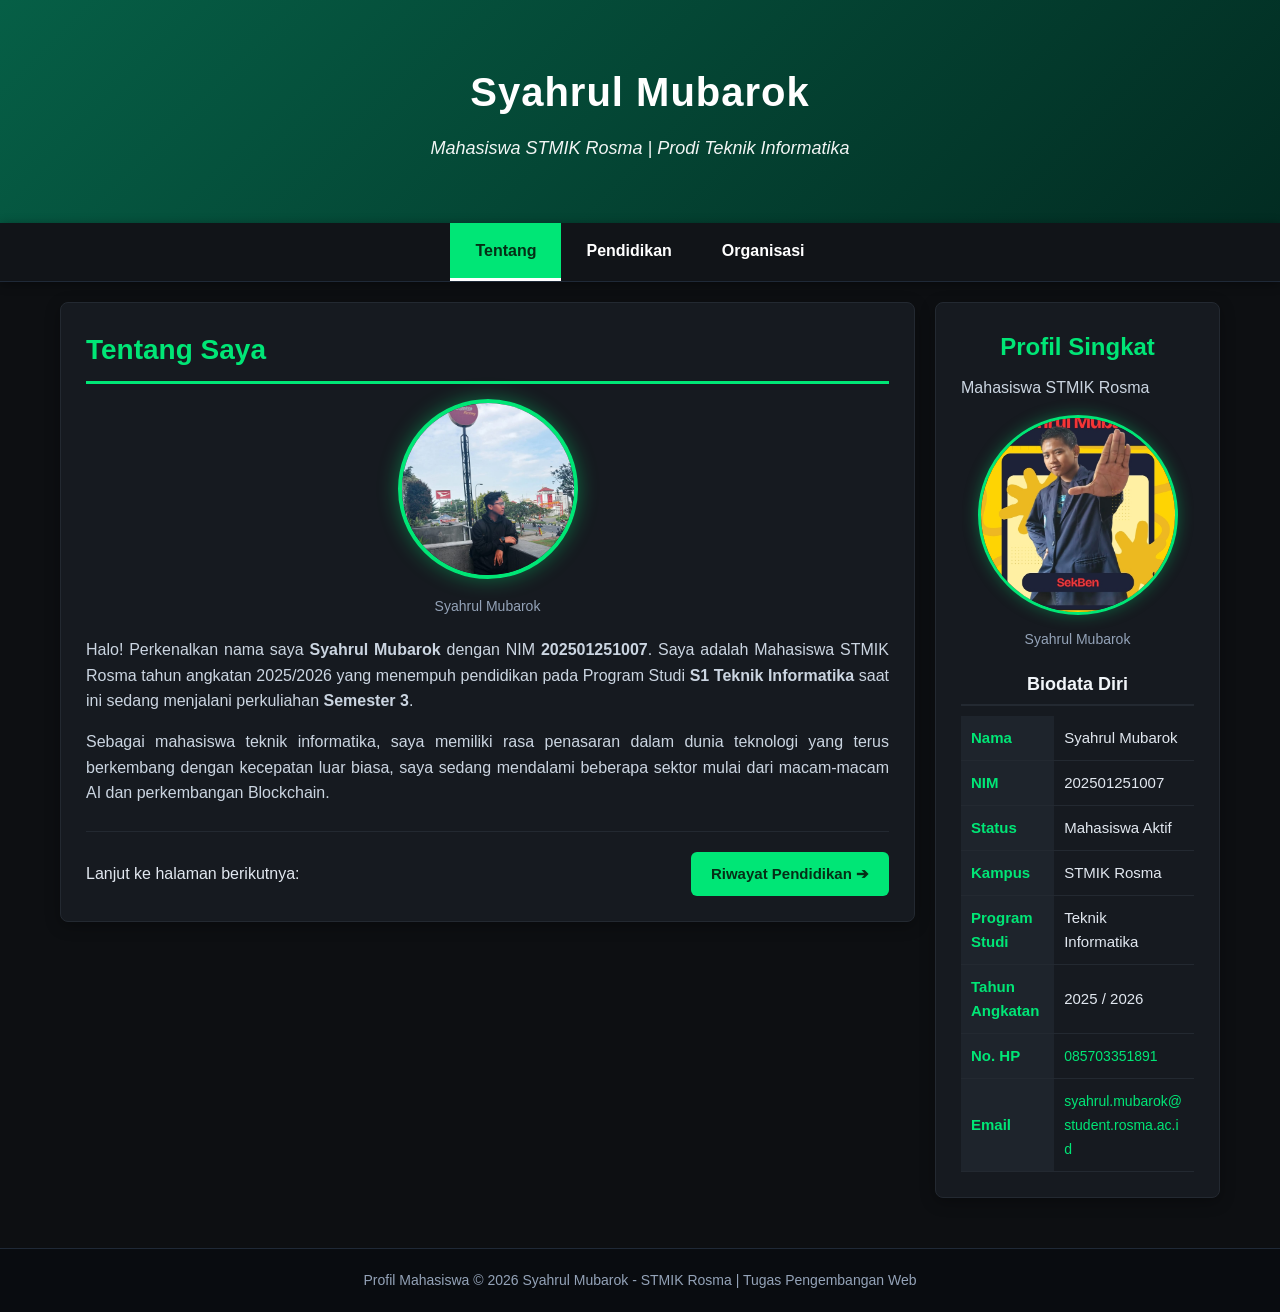
<file: index.html>
<!DOCTYPE html>
<html lang="id">
<head>
    <meta charset="UTF-8">
    <meta http-equiv="refresh" content="0; url=tentang.html">
    <title>Syahrul Mubarok | STMIK Rosma</title>
    <script>
        window.location.href = "tentang.html";
    </script>
</head>
<body>
    <p>Sedang mengalihkan ke halaman Tentang Saya... Jika tidak beralih otomatis, silakan <a href="tentang.html">klik di sini</a>.</p>
</body>
</html>
</file>
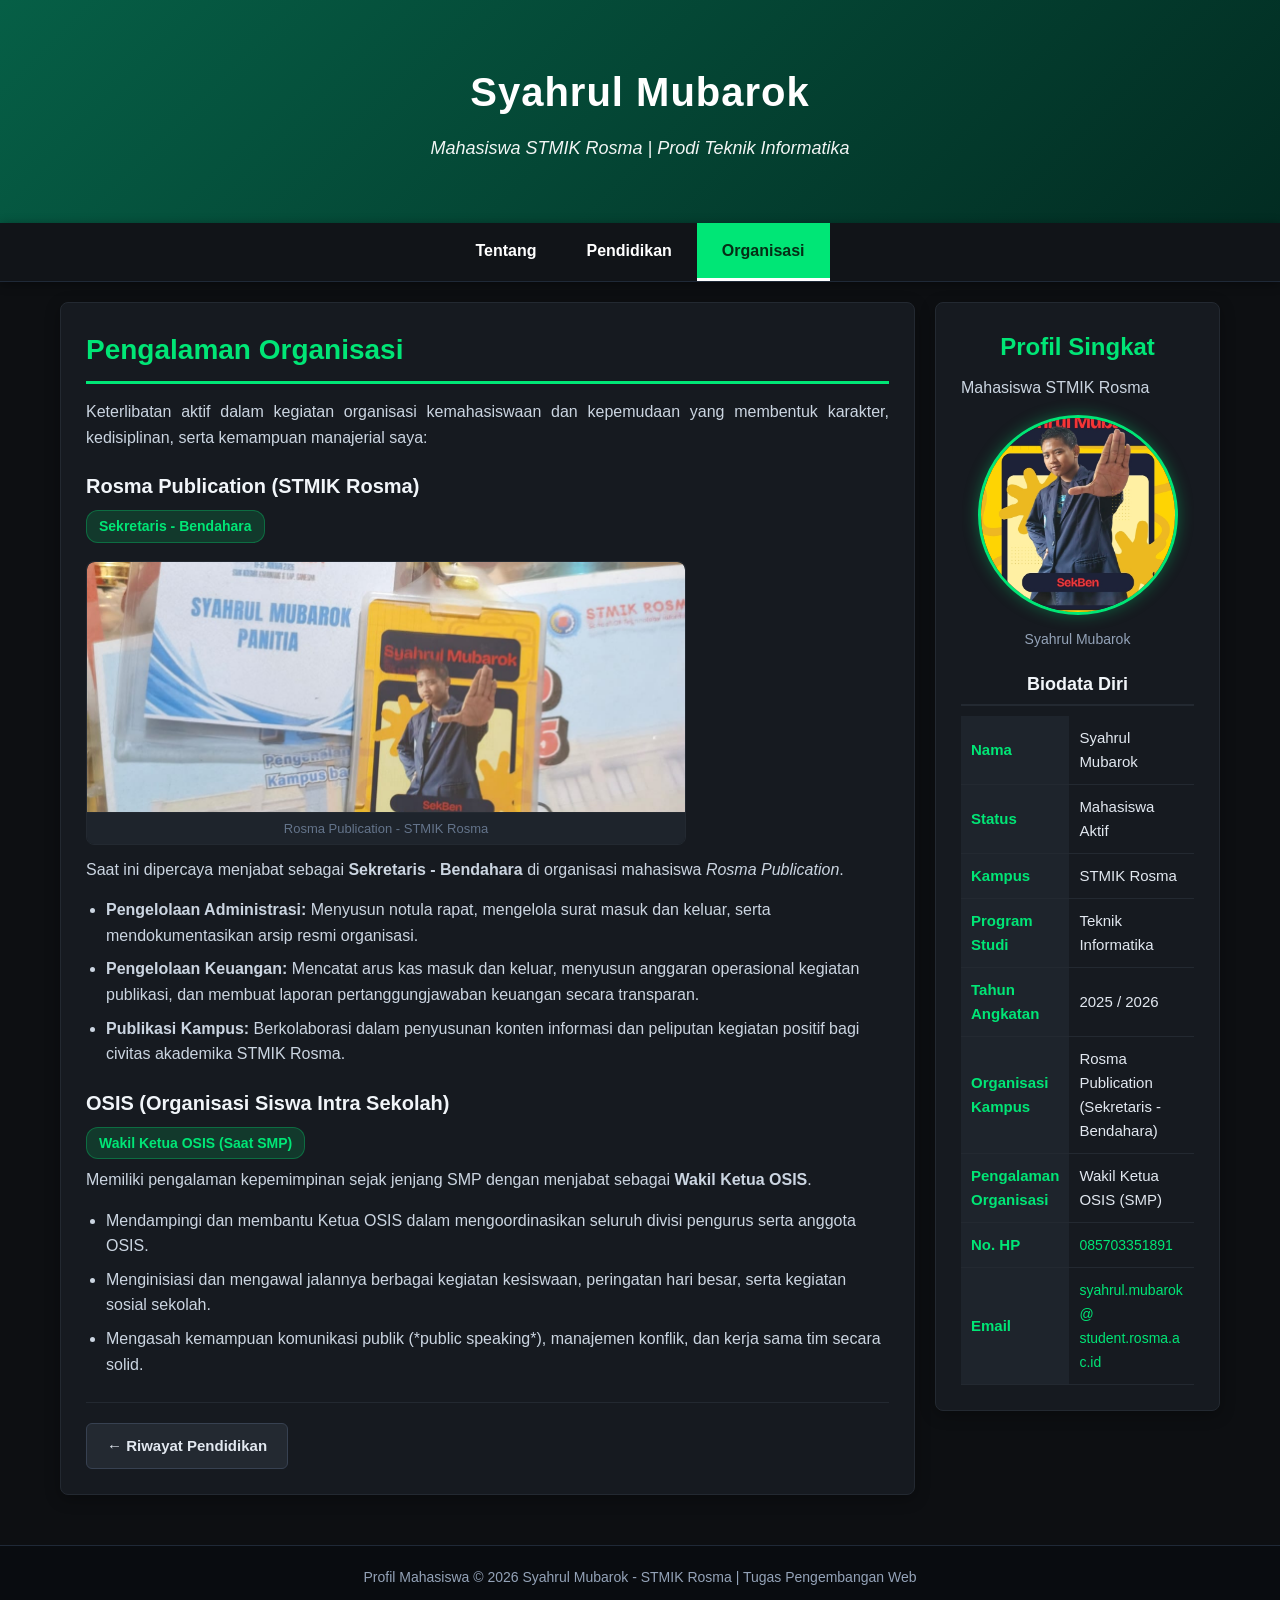
<file: organisasi.html>
<!DOCTYPE html>
<html lang="id">
<head>
    <meta charset="UTF-8">
    <meta name="viewport" content="width=device-width, initial-scale=1.0">
    <title>Pengalaman Organisasi - Syahrul Mubarok | STMIK Rosma</title>
    <link rel="stylesheet" href="style.css">
</head>
<body>
    <header>
        <div class="jumbotron">
            <h1>Syahrul Mubarok</h1>    
            <p>Mahasiswa STMIK Rosma | Prodi Teknik Informatika</p>
    </header>
    <nav>
        <div class="nav-container">
            <button class="nav-toggle" type="button" aria-label="Buka menu navigasi" aria-expanded="false" aria-controls="nav-menu">&#9776; Menu</button>
            <ul id="nav-menu">
                <li><a href="tentang.html">Tentang</a></li>
                <li><a href="pendidikan.html">Pendidikan</a></li>
                <li><a href="organisasi.html" class="active">Organisasi</a></li>
            </ul>
        </div>
    </nav>

    <main>
        <div id="content">
            <!-- Pengalaman Organisasi -->
            <article id="organisasi" class="card">
                <h2>Pengalaman Organisasi</h2>
                <p>
                    Keterlibatan aktif dalam kegiatan organisasi kemahasiswaan dan kepemudaan yang membentuk karakter, kedisiplinan, serta kemampuan manajerial saya:
                </p>

                <h3>Rosma Publication (STMIK Rosma)</h3>
                <span class="badge">Sekretaris - Bendahara</span>
                <figure class="foto-organisasi">
                    <img src="name tag.jpg" alt="Name Tag Rosma Publication" />
                    <figcaption>Rosma Publication - STMIK Rosma</figcaption>
                </figure>
                <p>
                    Saat ini dipercaya menjabat sebagai <strong>Sekretaris - Bendahara</strong> di organisasi mahasiswa <em>Rosma Publication</em>. 
                </p>
                <ul>
                    <li><strong>Pengelolaan Administrasi:</strong> Menyusun notula rapat, mengelola surat masuk dan keluar, serta mendokumentasikan arsip resmi organisasi.</li>
                    <li><strong>Pengelolaan Keuangan:</strong> Mencatat arus kas masuk dan keluar, menyusun anggaran operasional kegiatan publikasi, dan membuat laporan pertanggungjawaban keuangan secara transparan.</li>
                    <li><strong>Publikasi Kampus:</strong> Berkolaborasi dalam penyusunan konten informasi dan peliputan kegiatan positif bagi civitas akademika STMIK Rosma.</li>
                </ul>

                <h3>OSIS (Organisasi Siswa Intra Sekolah)</h3>
                <span class="badge">Wakil Ketua OSIS (Saat SMP)</span>
                <p>
                    Memiliki pengalaman kepemimpinan sejak jenjang SMP dengan menjabat sebagai <strong>Wakil Ketua OSIS</strong>.
                </p>
                <ul>
                    <li>Mendampingi dan membantu Ketua OSIS dalam mengoordinasikan seluruh divisi pengurus serta anggota OSIS.</li>
                    <li>Menginisiasi dan mengawal jalannya berbagai kegiatan kesiswaan, peringatan hari besar, serta kegiatan sosial sekolah.</li>
                    <li>Mengasah kemampuan komunikasi publik (*public speaking*), manajemen konflik, dan kerja sama tim secara solid.</li>
                </ul>

                <!-- Tombol Navigasi Halaman -->
                <div class="page-navigation">
                    <a href="pendidikan.html" class="btn-nav btn-secondary">← Riwayat Pendidikan</a>
                </div>
            </article>
        </div>

        <!-- Aside Profil Mahasiswa -->
        <aside>
            <article class="profile card">
                <header>
                    <h2>Profil Singkat</h2>
                    <p>Mahasiswa STMIK Rosma</p>
                    <figure>
                        <img src="SYAHRUL-1.jpg" alt="Foto Profil Syahrul Mubarok" />
                        <figcaption>Syahrul Mubarok</figcaption>
                    </figure>
                </header>
                <section> 
                    <h3>Biodata Diri</h3>  
                    <table> 
                        <tr> 
                            <th>Nama</th> 
                            <td>Syahrul Mubarok</td> 
                        </tr> 
                        <tr> 
                            <th>Status</th> 
                            <td>Mahasiswa Aktif</td> 
                        </tr> 
                        <tr> 
                            <th>Kampus</th> 
                            <td>STMIK Rosma</td> 
                        </tr> 
                        <tr> 
                            <th>Program Studi</th> 
                            <td>Teknik Informatika</td> 
                        </tr> 
                        <tr> 
                            <th>Tahun Angkatan</th> 
                            <td>2025 / 2026</td> 
                        </tr> 
                        <tr> 
                            <th>Organisasi Kampus</th> 
                            <td>Rosma Publication (Sekretaris - Bendahara)</td> 
                        </tr> 
                        <tr> 
                            <th>Pengalaman Organisasi</th> 
                            <td>Wakil Ketua OSIS (SMP)</td> 
                        </tr> 
                        <tr> 
                            <th>No. HP</th> 
                            <td><a href="tel:085703351891" class="kontak-link">085703351891</a></td> 
                        </tr>
                        <tr> 
                            <th>Email</th> 
                            <td><a href="mailto:syahrul.mubarok@student.rosma.ac.id" class="kontak-link">syahrul.mubarok@<br>student.rosma.ac.id</a></td> 
                        </tr>
                    </table> 
                </section>
            </article>
        </aside>
    </main>

    <footer>
        <p>Profil Mahasiswa &copy; 2026 Syahrul Mubarok - STMIK Rosma | Tugas Pengembangan Web</p>
    </footer>
</body>
</html>
</file>
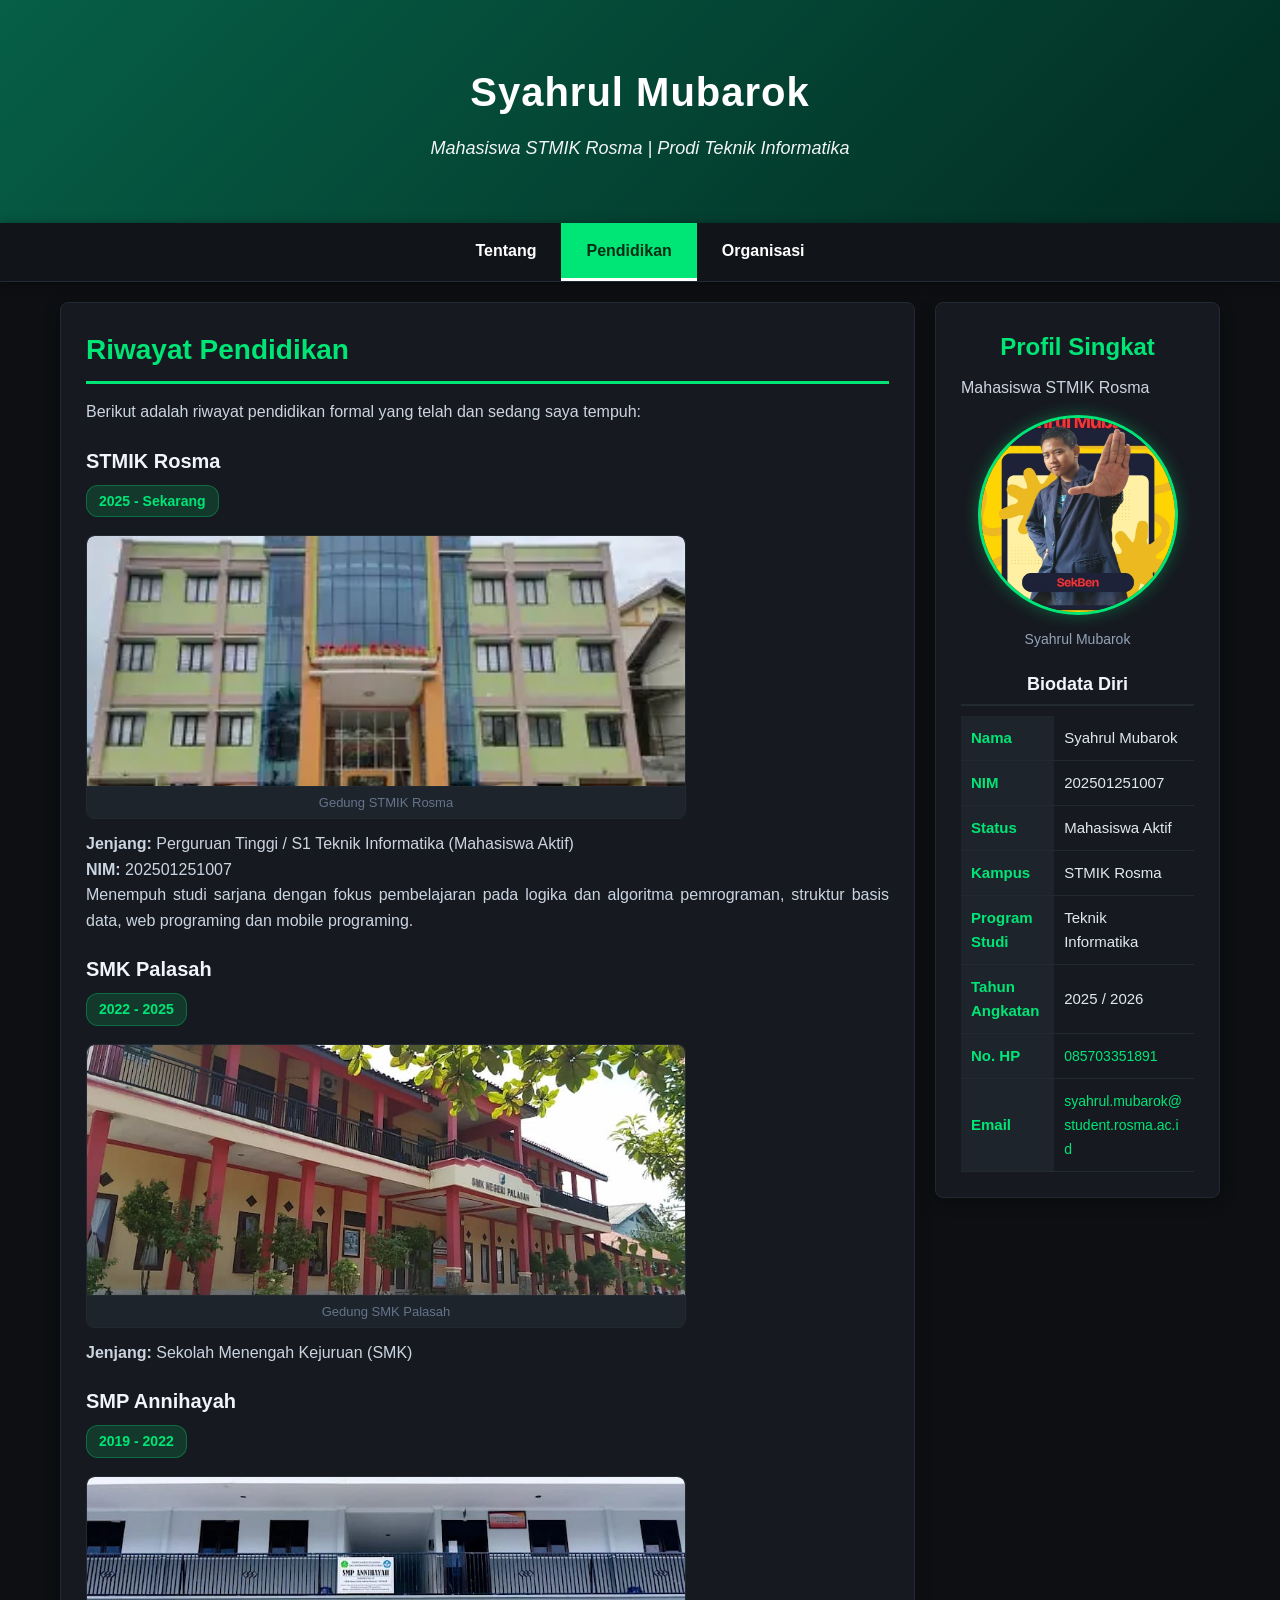
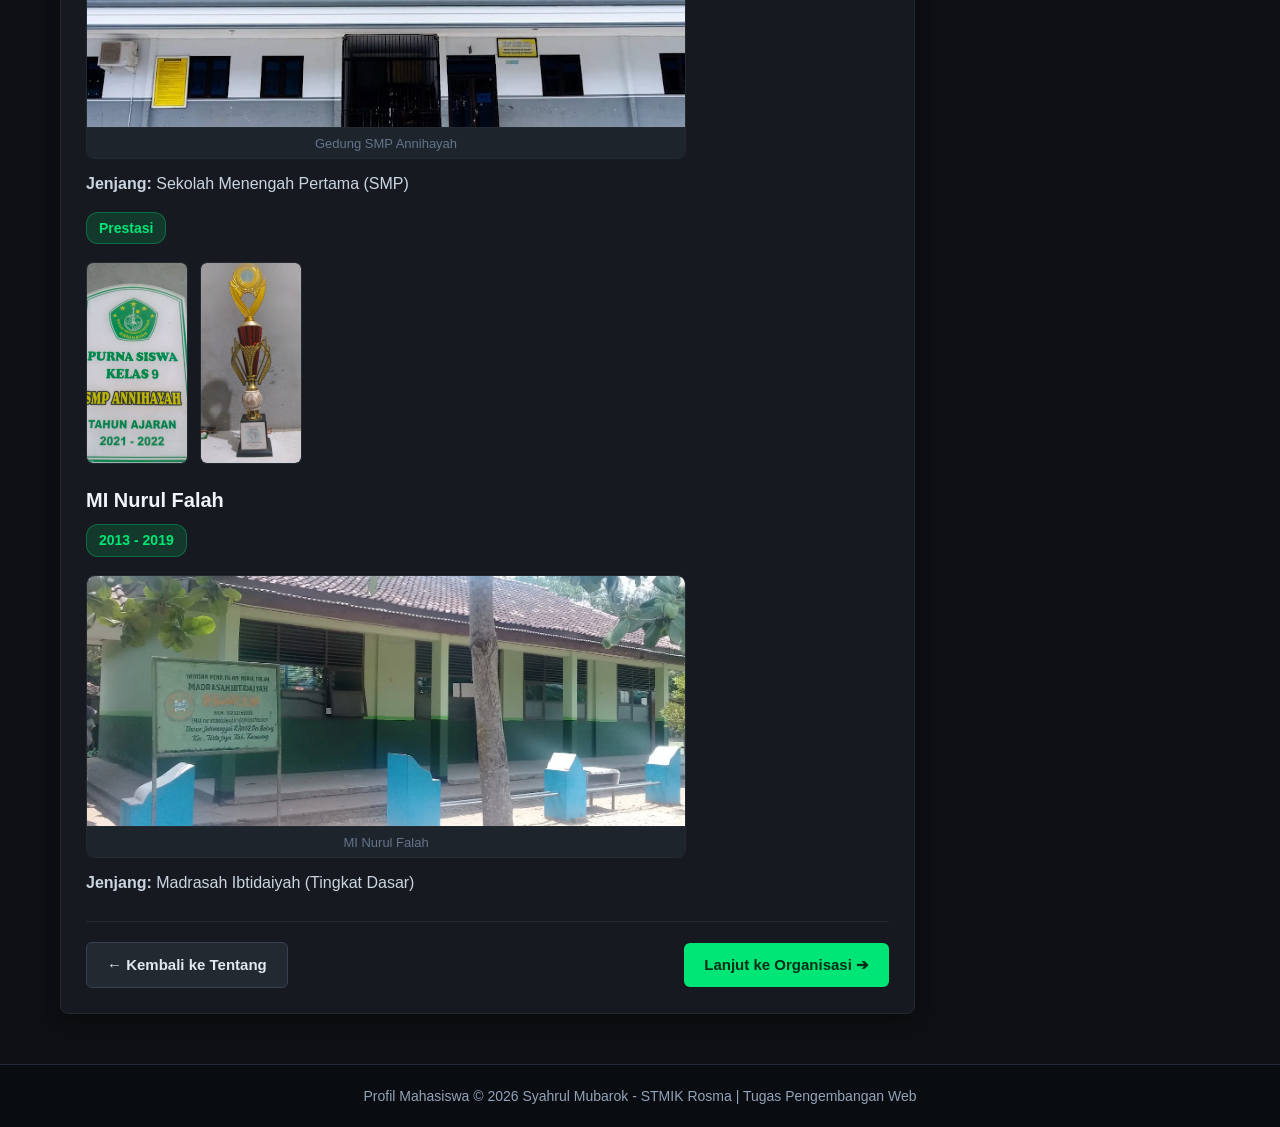
<file: pendidikan.html>
<!DOCTYPE html>
<html lang="id">
<head>
    <meta charset="UTF-8">
    <meta name="viewport" content="width=device-width, initial-scale=1.0">
    <title>Riwayat Pendidikan - Syahrul Mubarok | STMIK Rosma</title>
    <link rel="stylesheet" href="style.css">
</head>
<body>
    <header>
        <div class="jumbotron">
            <h1>Syahrul Mubarok</h1>    
            <p>Mahasiswa STMIK Rosma | Prodi Teknik Informatika</p>
    </header>
    <nav>
        <div class="nav-container">
            <button class="nav-toggle" type="button" aria-label="Buka menu navigasi" aria-expanded="false" aria-controls="nav-menu">&#9776; Menu</button>
            <ul id="nav-menu">
                <li><a href="tentang.html">Tentang</a></li>
                <li><a href="pendidikan.html" class="active">Pendidikan</a></li>
                <li><a href="organisasi.html">Organisasi</a></li>
            </ul>
        </div>
    </nav>

    <main>
        <div id="content">
            <!-- Riwayat Pendidikan -->
            <article id="pendidikan" class="card">
                <h2>Riwayat Pendidikan</h2>
                <p>
                    Berikut adalah riwayat pendidikan formal yang telah dan sedang saya tempuh:
                </p>

                <h3>STMIK Rosma</h3>
                <span class="badge">2025 - Sekarang</span>
                 <figure class="foto-pendidikan">
                    <img src="Gedung-STMIK_ROSMA.webp" alt="Gedung STMIK Rosma" />
                    <figcaption>Gedung STMIK Rosma</figcaption>
                </figure>
                <p>
                    <strong>Jenjang:</strong> Perguruan Tinggi / S1 Teknik Informatika (Mahasiswa Aktif)<br>
                    <strong>NIM:</strong> 202501251007<br>
                    Menempuh studi sarjana dengan fokus pembelajaran pada logika dan algoritma pemrograman, struktur basis data, web programing dan mobile programing.
                </p>

                <h3>SMK Palasah</h3>
                <span class="badge">2022 - 2025</span>
                <figure class="foto-pendidikan">
                    <img src="Gedung_smk.jpg" alt="Gedung SMK Palasah" />
                    <figcaption>Gedung SMK Palasah</figcaption>
                </figure>
                <p>
                    <strong>Jenjang:</strong> Sekolah Menengah Kejuruan (SMK)<br>

                </p>

                <h3>SMP Annihayah</h3>
                <span class="badge">2019 - 2022</span>
                <figure class="foto-pendidikan">
                    <img src="Gedung_smp-1.jpg" alt="Gedung SMP Annihayah" />
                    <figcaption>Gedung SMP Annihayah</figcaption>
                </figure>
                <p>
                    <strong>Jenjang:</strong> Sekolah Menengah Pertama (SMP)<br>

                </p>
                <span class="badge">Prestasi</span>
                <div class="foto-prestasi-group">
                    <figure class="foto-prestasi">
                        <img src="purna.jpg" alt="Foto Purna Wisuda SMP Annihayah" />
                    </figure>
                    <figure class="foto-prestasi">
                        <img src="piala.jpg" alt="Piala Prestasi SMP Annihayah" />
                    </figure>
                </div>

                <h3>MI Nurul Falah</h3>
                <span class="badge">2013 - 2019</span>
                 <figure class="foto-pendidikan">
                    <img src="MI-Nurul-Falah.webp" alt="MI Nurul Falah" />
                    <figcaption>MI Nurul Falah</figcaption>
                </figure>
                <p>
                    <strong>Jenjang:</strong> Madrasah Ibtidaiyah (Tingkat Dasar)<br>

                </p>

                <!-- Tombol Navigasi Halaman -->
                <div class="page-navigation">
                    <a href="tentang.html" class="btn-nav btn-secondary">← Kembali ke Tentang</a>
                    <a href="organisasi.html" class="btn-nav">Lanjut ke Organisasi ➔</a>
                </div>
            </article>
        </div>

        <!-- Aside Profil Mahasiswa -->
        <aside>
            <article class="profile card">
                <header>
                    <h2>Profil Singkat</h2>
                    <p>Mahasiswa STMIK Rosma</p>
                    <figure>
                        <img src="SYAHRUL-1.jpg" alt="Foto Profil Syahrul Mubarok" />
                        <figcaption>Syahrul Mubarok</figcaption>
                    </figure>
                </header>
                <section> 
                    <h3>Biodata Diri</h3>  
                    <table> 
                        <tr> 
                            <th>Nama</th> 
                            <td>Syahrul Mubarok</td> 
                        </tr> 
                        <tr> 
                            <th>NIM</th> 
                            <td>202501251007</td> 
                        </tr> 
                        <tr> 
                            <th>Status</th> 
                            <td>Mahasiswa Aktif</td> 
                        </tr> 
                        <tr> 
                            <th>Kampus</th> 
                            <td>STMIK Rosma</td> 
                        </tr> 
                        <tr> 
                            <th>Program Studi</th> 
                            <td>Teknik Informatika</td> 
                        </tr> 
                        <tr> 
                            <th>Tahun Angkatan</th> 
                            <td>2025 / 2026</td> 
                        </tr> 
                        <tr> 
                            <th>No. HP</th> 
                            <td><a href="tel:085703351891" class="kontak-link">085703351891</a></td> 
                        </tr>
                        <tr> 
                            <th>Email</th> 
                            <td><a href="mailto:syahrul.mubarok@student.rosma.ac.id" class="kontak-link">syahrul.mubarok@<br>student.rosma.ac.id</a></td> 
                        </tr>
                    </table> 
                </section>
            </article>
        </aside>
    </main>

    <footer>
        <p>Profil Mahasiswa &copy; 2026 Syahrul Mubarok - STMIK Rosma | Tugas Pengembangan Web</p>
    </footer>
</body>
</html>
</file>
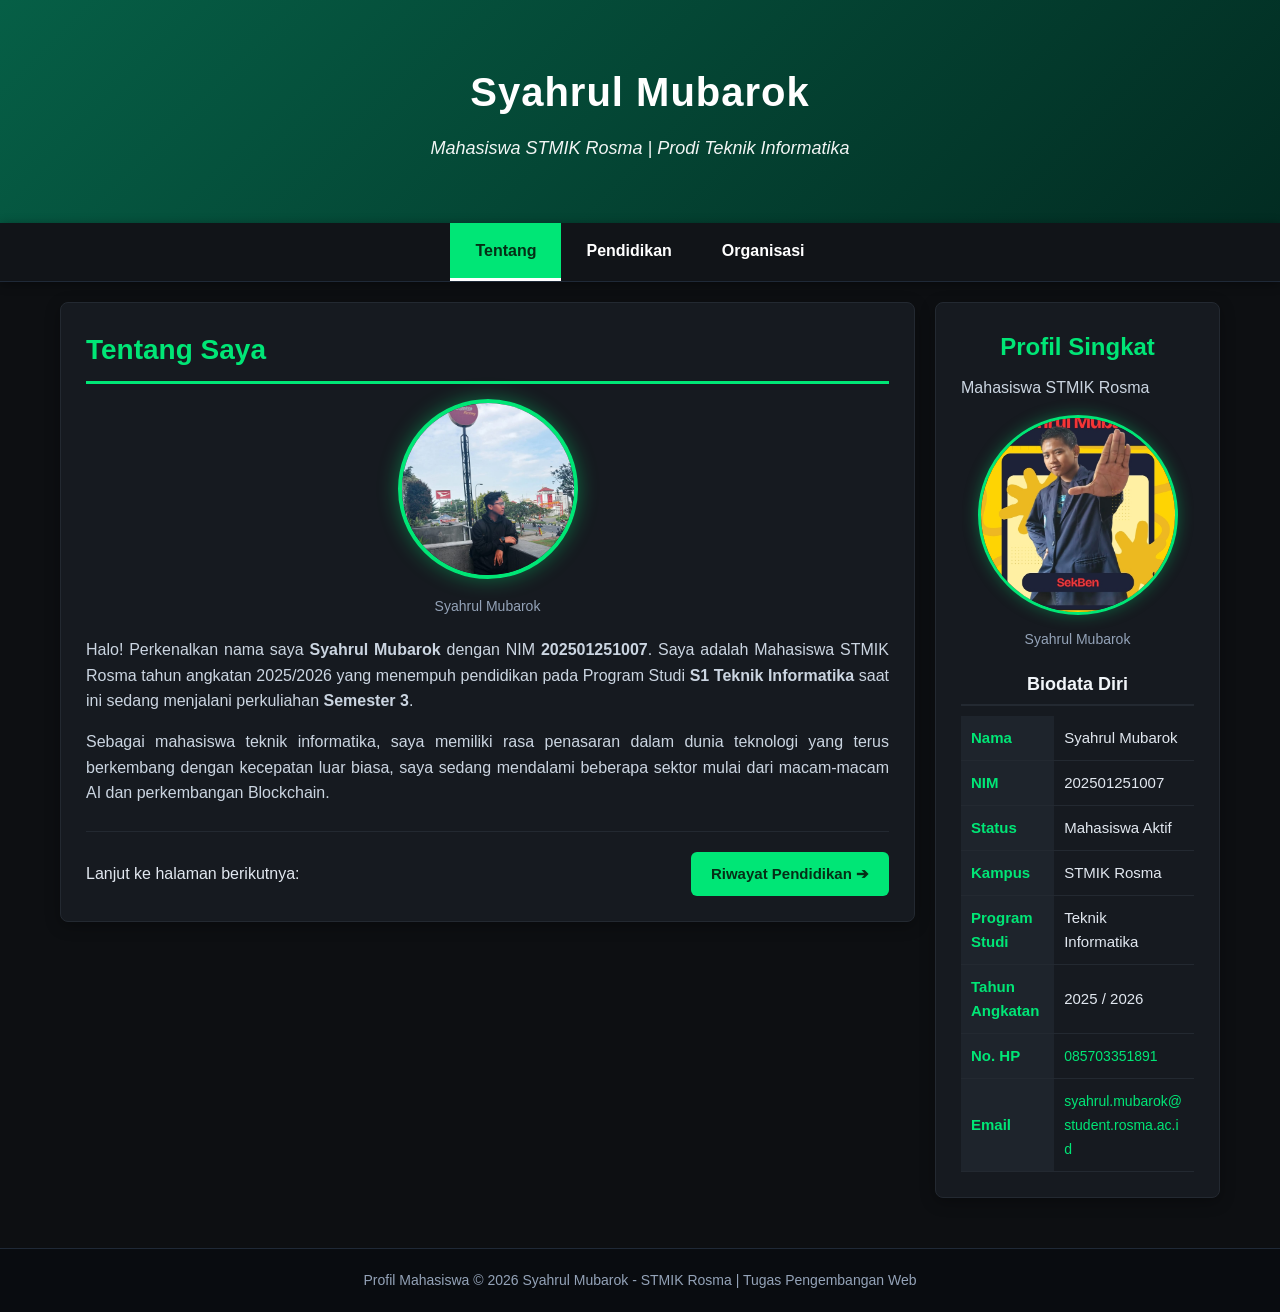
<file: tentang.html>
<!DOCTYPE html>
<html lang="id">
<head>
    <meta charset="UTF-8">
    <meta name="viewport" content="width=device-width, initial-scale=1.0">
    <title>Tentang Saya - Syahrul Mubarok | STMIK Rosma</title>
    <link rel="stylesheet" href="style.css">
</head>
<body>
    <header>
        <div class="jumbotron">
            <h1>Syahrul Mubarok</h1>    
            <p>Mahasiswa STMIK Rosma | Prodi Teknik Informatika</p>
        </div>
    </header>
    <nav>
        <div class="nav-container">
            <button class="nav-toggle" type="button" aria-label="Buka menu navigasi" aria-expanded="false" aria-controls="nav-menu">&#9776; Menu</button>
            <ul id="nav-menu">
                <li><a href="tentang.html" class="active">Tentang</a></li>
                <li><a href="pendidikan.html">Pendidikan</a></li>
                <li><a href="organisasi.html">Organisasi</a></li>
            </ul>
        </div>
    </nav>

    <main>
        <div id="content">
            <!-- Tentang Saya -->
            <article id="tentang" class="card">
                <h2>Tentang Saya</h2> 
                <figure class="foto-tentang">
                    <img src="SYAHRUL-3.jpeg" alt="Foto Profil Syahrul Mubarok" />
                    <figcaption>Syahrul Mubarok</figcaption>
                </figure>
                <p>
                    Halo! Perkenalkan nama saya <strong>Syahrul Mubarok</strong> dengan NIM <strong>202501251007</strong>. Saya adalah Mahasiswa STMIK Rosma tahun angkatan 2025/2026 yang menempuh pendidikan pada Program Studi <strong>S1 Teknik Informatika</strong> saat ini sedang menjalani perkuliahan <STrong>Semester 3</STrong>.
                </p>
                <p>
                    Sebagai mahasiswa teknik informatika, saya memiliki rasa penasaran dalam dunia teknologi yang terus berkembang dengan kecepatan luar biasa, saya sedang mendalami beberapa sektor mulai dari macam-macam AI dan perkembangan Blockchain.
                </p>

                <!-- Tombol Navigasi Halaman -->
                <div class="page-navigation">
                    <span>Lanjut ke halaman berikutnya:</span>
                    <a href="pendidikan.html" class="btn-nav">Riwayat Pendidikan ➔</a>
                </div>
            </article>
        </div>

        <!-- Aside Profil Mahasiswa -->
        <aside>
            <article class="profile card">
                <header>
                    <h2>Profil Singkat</h2>
                    <p>Mahasiswa STMIK Rosma</p>
                    <figure>
                        <img src="SYAHRUL-1.jpg" alt="Foto Profil Syahrul Mubarok" />
                        <figcaption>Syahrul Mubarok</figcaption>
                    </figure>
                </header>
                <section> 
                    <h3>Biodata Diri</h3>  
                    <table> 
                        <tr> 
                            <th>Nama</th> 
                            <td>Syahrul Mubarok</td> 
                        </tr> 
                        <tr> 
                            <th>NIM</th> 
                            <td>202501251007</td> 
                        </tr> 
                        <tr> 
                            <th>Status</th> 
                            <td>Mahasiswa Aktif</td> 
                        </tr> 
                        <tr> 
                            <th>Kampus</th> 
                            <td>STMIK Rosma</td> 
                        </tr> 
                        <tr> 
                            <th>Program Studi</th> 
                            <td>Teknik Informatika</td> 
                        </tr> 
                        <tr> 
                            <th>Tahun Angkatan</th> 
                            <td>2025 / 2026</td> 
                        </tr> 
                        <tr> 
                            <th>No. HP</th> 
                            <td><a href="tel:085703351891" class="kontak-link">085703351891</a></td> 
                        </tr>
                        <tr> 
                            <th>Email</th> 
                            <td><a href="mailto:syahrul.mubarok@student.rosma.ac.id" class="kontak-link">syahrul.mubarok@<br>student.rosma.ac.id</a></td> 
                        </tr>
                    </table> 
                </section>
            </article>
        </aside>
    </main>

    <footer>
        <p>Profil Mahasiswa &copy; 2026 Syahrul Mubarok - STMIK Rosma | Tugas Pengembangan Web</p>
    </footer>
</body>
</html>
</file>
<file: style.css>
/* Reset dasar dan Font */
html {
    scroll-behavior: smooth;
}

* {
    box-sizing: border-box;
    margin: 0;
    padding: 0;
}

body {
    font-family: 'Segoe UI', Tahoma, Geneva, Verdana, sans-serif;
    font-size: 16px;
    line-height: 1.6;
    background-color: #0d0f12;
    color: #e2e8f0;
}

/* Header & Jumbotron (Warna Hijau Tua) */
header {
    background-color: #064e3b;
    color: #ffffff;
    overflow: visible;
}

.jumbotron {
    padding: 60px 20px;
    text-align: center;
    background: linear-gradient(135deg, #065f46 0%, #022c22 100%);
}

.jumbotron h1 {
    font-size: 40px; /* Minimal salah satu ukuran font berbasis 40px */
    margin-bottom: 10px;
    letter-spacing: 1px;
}

.jumbotron p {
    font-size: 18px;
    font-style: italic;
    opacity: 0.95;
}

/* Navigasi */
nav {
    background-color: #111418;
    position: sticky;
    top: 0;
    z-index: 100;
    box-shadow: 0 2px 10px rgba(0, 0, 0, 0.4);
    border-bottom: 1px solid #1f2937;
}

.nav-container {
    max-width: 1200px;
    margin: 0 auto;
}

.nav-toggle {
    display: none;
}

nav ul {
    display: flex;
    justify-content: center;
    list-style: none;
    flex-wrap: wrap;
}

nav ul li a {
    display: block;
    color: #ffffff;
    text-decoration: none;
    padding: 15px 25px;
    font-size: 16px;
    font-weight: 600;
    transition: background-color 0.3s, color 0.3s;
}

nav ul li a:hover {
    background-color: #00e676;
    color: #052e16;
}

nav ul li a.active {
    background-color: #00e676;
    color: #052e16;
    border-bottom: 3px solid #ffffff;
}

/* Tata Letak Utama */
main {
    display: flex;
    max-width: 1200px;
    margin: 20px auto;
    padding: 0 20px;
    gap: 20px;
}

#content {
    flex: 3;
}

aside {
    flex: 1;
}

.card {
    background-color: #161a20;
    border: 1px solid #232931;
    border-radius: 8px;
    padding: 25px;
    margin-bottom: 20px;
    box-shadow: 0 4px 15px rgba(0, 0, 0, 0.3);
    scroll-margin-top: 75px;
}

.badge {
    display: inline-block;
    background-color: rgba(0, 230, 118, 0.15);
    color: #00e676;
    border: 1px solid rgba(0, 230, 118, 0.3);
    font-size: 14px;
    font-weight: 600;
    padding: 4px 12px;
    border-radius: 12px;
    margin-bottom: 8px;
}

.card h2 {
    color: #00e676;
    border-bottom: 3px solid #00e676;
    padding-bottom: 8px;
    margin-bottom: 15px;
    font-size: 28px;
}

.card h3 {
    color: #f1f5f9;
    margin-top: 20px;
    margin-bottom: 8px;
    font-size: 20px;
}

.card p {
    font-size: 16px;
    margin-bottom: 15px;
    text-align: justify;
    color: #cbd5e1;
}

.card ul {
    margin-left: 20px;
    margin-bottom: 15px;
}

.card ul li {
    font-size: 16px;
    margin-bottom: 8px;
    color: #cbd5e1;
}

.feature-image {
    width: 100%;
    max-height: 350px;
    object-fit: cover;
    object-position: top center;
    border-radius: 6px;
    margin-bottom: 15px;
}

/* Foto Bulat di Halaman Tentang */
.foto-tentang {
    text-align: center;
    margin: 10px 0 20px;
}

.foto-tentang img {
    width: 180px;
    height: 180px;
    object-fit: cover;
    object-position: top center;
    border-radius: 50%;
    border: 4px solid #00e676;
    box-shadow: 0 0 20px rgba(0, 230, 118, 0.4);
}

.foto-tentang figcaption {
    font-size: 14px;
    color: #94a3b8;
    margin-top: 8px;
}

/* Foto Landscape di Halaman Pendidikan (600x250) */
.foto-pendidikan {
    margin: 10px 0 12px;
    border-radius: 8px;
    overflow: hidden;
    border: 1px solid #232931;
    width: 100%;
    max-width: 600px;
}

.foto-pendidikan img {
    width: 600px;
    max-width: 100%;
    height: 250px;
    object-fit: cover;
    object-position: center;
    border-radius: 8px 8px 0 0;
    display: block;
}

.foto-pendidikan figcaption {
    font-size: 13px;
    color: #64748b;
    text-align: center;
    padding: 6px 0 4px;
    background-color: #1e242c;
    border-top: 1px solid #232931;
}

/* Foto Prestasi Portrait di SMP (100x200) berdampingan */
.foto-prestasi-group {
    display: flex;
    gap: 12px;
    margin: 10px 0 15px;
    flex-wrap: wrap;
}

.foto-prestasi {
    margin: 0;
    border-radius: 6px;
    overflow: hidden;
    border: 1px solid #232931;
    flex-shrink: 0;
}

.foto-prestasi img {
    width: 100px;
    height: 200px;
    object-fit: cover;
    object-position: center top;
    border-radius: 6px;
    display: block;
}

/* Foto Landscape di Halaman Organisasi (600x250) */
.foto-organisasi {
    margin: 10px 0 12px;
    border-radius: 8px;
    overflow: hidden;
    border: 1px solid #232931;
    width: 100%;
    max-width: 600px;
}

.foto-organisasi img {
    width: 600px;
    max-width: 100%;
    height: 250px;
    object-fit: cover;
    object-position: center;
    border-radius: 8px 8px 0 0;
    display: block;
}

.foto-organisasi figcaption {
    font-size: 13px;
    color: #64748b;
    text-align: center;
    padding: 6px 0 4px;
    background-color: #1e242c;
    border-top: 1px solid #232931;
}

/* Link Kontak di Tabel Biodata */
.kontak-link {
    color: #00e676;
    text-decoration: none;
    word-break: break-all;
    font-size: 14px;
}

.kontak-link:hover {
    text-decoration: underline;
    color: #00ff88;
}

/* Contact Info */
.contact-info {
    background-color: #101418;
    border-left: 4px solid #00e676;
    padding: 15px;
    border-radius: 4px;
    border-top: 1px solid #232931;
    border-right: 1px solid #232931;
    border-bottom: 1px solid #232931;
}

.contact-info p {
    font-size: 16px;
    margin-bottom: 8px;
    text-align: left;
    color: #cbd5e1;
}

/* Navigasi Antar Halaman (Tombol Pindah Halaman) */
.page-navigation {
    display: flex;
    justify-content: space-between;
    align-items: center;
    flex-wrap: wrap;
    gap: 12px;
    margin-top: 25px;
    padding-top: 20px;
    border-top: 1px solid #232931;
}

.btn-nav {
    display: inline-flex;
    align-items: center;
    gap: 6px;
    background-color: #00e676;
    color: #052e16;
    padding: 10px 20px;
    border-radius: 6px;
    text-decoration: none;
    font-weight: 700;
    font-size: 15px;
    transition: background-color 0.2s, transform 0.2s, box-shadow 0.2s;
}

.btn-nav:hover {
    background-color: #00ff88;
    transform: translateY(-2px);
    box-shadow: 0 4px 15px rgba(0, 230, 118, 0.4);
}

.btn-nav.btn-secondary {
    background-color: #232931;
    color: #e2e8f0;
    border: 1px solid #374151;
}

.btn-nav.btn-secondary:hover {
    background-color: #2d3748;
    color: #00e676;
    border-color: #00e676;
}

/* Form Kontak */
.contact-form {
    margin-top: 20px;
}

.form-group {
    margin-bottom: 15px;
}

.form-group label {
    display: block;
    margin-bottom: 6px;
    font-weight: 600;
    color: #e2e8f0;
    font-size: 15px;
}

.form-group input,
.form-group textarea {
    width: 100%;
    padding: 12px;
    background-color: #101418;
    color: #f1f5f9;
    border: 1px solid #374151;
    border-radius: 6px;
    font-family: inherit;
    font-size: 15px;
    transition: border-color 0.2s, box-shadow 0.2s;
}

.form-group input:focus,
.form-group textarea:focus {
    outline: none;
    border-color: #00e676;
    box-shadow: 0 0 0 3px rgba(0, 230, 118, 0.25);
}

.btn-submit {
    background-color: #00e676;
    color: #052e16;
    border: none;
    padding: 12px 24px;
    border-radius: 6px;
    font-size: 16px;
    font-weight: 700;
    cursor: pointer;
    transition: background-color 0.2s, transform 0.2s, box-shadow 0.2s;
}

.btn-submit:hover {
    background-color: #00ff88;
    transform: translateY(-2px);
    box-shadow: 0 4px 15px rgba(0, 230, 118, 0.4);
}

/* Tabel Informasi Biodata Diri */
.profile header {
    background-color: transparent;
    color: #e2e8f0;
    text-align: center;
}

.profile h2 {
    color: #00e676;
    font-size: 24px;
    border-bottom: none;
    margin-bottom: 0;
}

.profile figure {
    text-align: center;
    margin: 15px 0;
}

.profile figure img {
    width: 200px;
    height: 200px;
    object-fit: cover;
    border-radius: 50%;
    border: 3px solid #00e676;
    box-shadow: 0 0 15px rgba(0, 230, 118, 0.35);
}

.profile figcaption {
    font-size: 14px;
    color: #94a3b8;
    margin-top: 5px;
}

.profile section h3 {
    text-align: center;
    border-bottom: 2px solid #232931;
    padding-bottom: 5px;
    margin-bottom: 10px;
    font-size: 18px;
    color: #f1f5f9;
}

table {
    width: 100%;
    border-collapse: collapse;
    margin-top: 10px;
}

table th, table td {
    padding: 10px;
    border-bottom: 1px solid #232931;
    font-size: 15px;
}

table th {
    text-align: left;
    background-color: #1e242c;
    color: #00e676;
    width: 40%;
}

table td {
    color: #e2e8f0;
}

footer {
    background-color: #090c10;
    color: #94a3b8;
    text-align: center;
    padding: 20px;
    margin-top: 30px;
    font-size: 14px;
    border-top: 1px solid #1f2937;
}

/* Responsivitas */
@media screen and (max-width: 768px) {
    main {
        flex-direction: column;
        padding: 0 10px;
    }

    .nav-container {
        padding: 0 10px;
    }

    .nav-toggle {
        display: block;
        width: 100%;
        background-color: #111418;
        color: #ffffff;
        border: none;
        padding: 14px 15px;
        font-size: 16px;
        font-weight: 600;
        font-family: inherit;
        text-align: left;
        cursor: pointer;
    }

    .nav-toggle:hover {
        color: #00e676;
    }

    nav ul {
        display: grid;
        grid-template-rows: 0fr;
        text-align: center;
        overflow: hidden;
        transition: grid-template-rows 0.3s ease, opacity 0.3s ease;
        opacity: 0;
    }

    nav ul li {
        min-height: 0;
    }

    nav.menu-open ul {
        grid-template-rows: 1fr;
        opacity: 1;
    }

    nav ul li a {
        display: block;
        padding: 12px;
        font-size: 15px;
        font-weight: 600;
        color: #00e676;
        background-color: transparent;
        border-bottom: 1px solid #222222;
    }

    nav ul li a.active {
        color: #052e16;
    }

    .page-navigation {
        flex-direction: column;
        align-items: stretch;
    }

    .btn-nav {
        justify-content: center;
        text-align: center;
    }

    .jumbotron {
        padding: 40px 15px;
    }

    .jumbotron h1 {
        font-size: 28px;
    }

    .jumbotron p {
        font-size: 16px;
    }

    .card {
        padding: 15px;
    }

    .card h2 {
        font-size: 22px;
    }

    .feature-image {
        max-height: 220px;
    }
}
</file>
